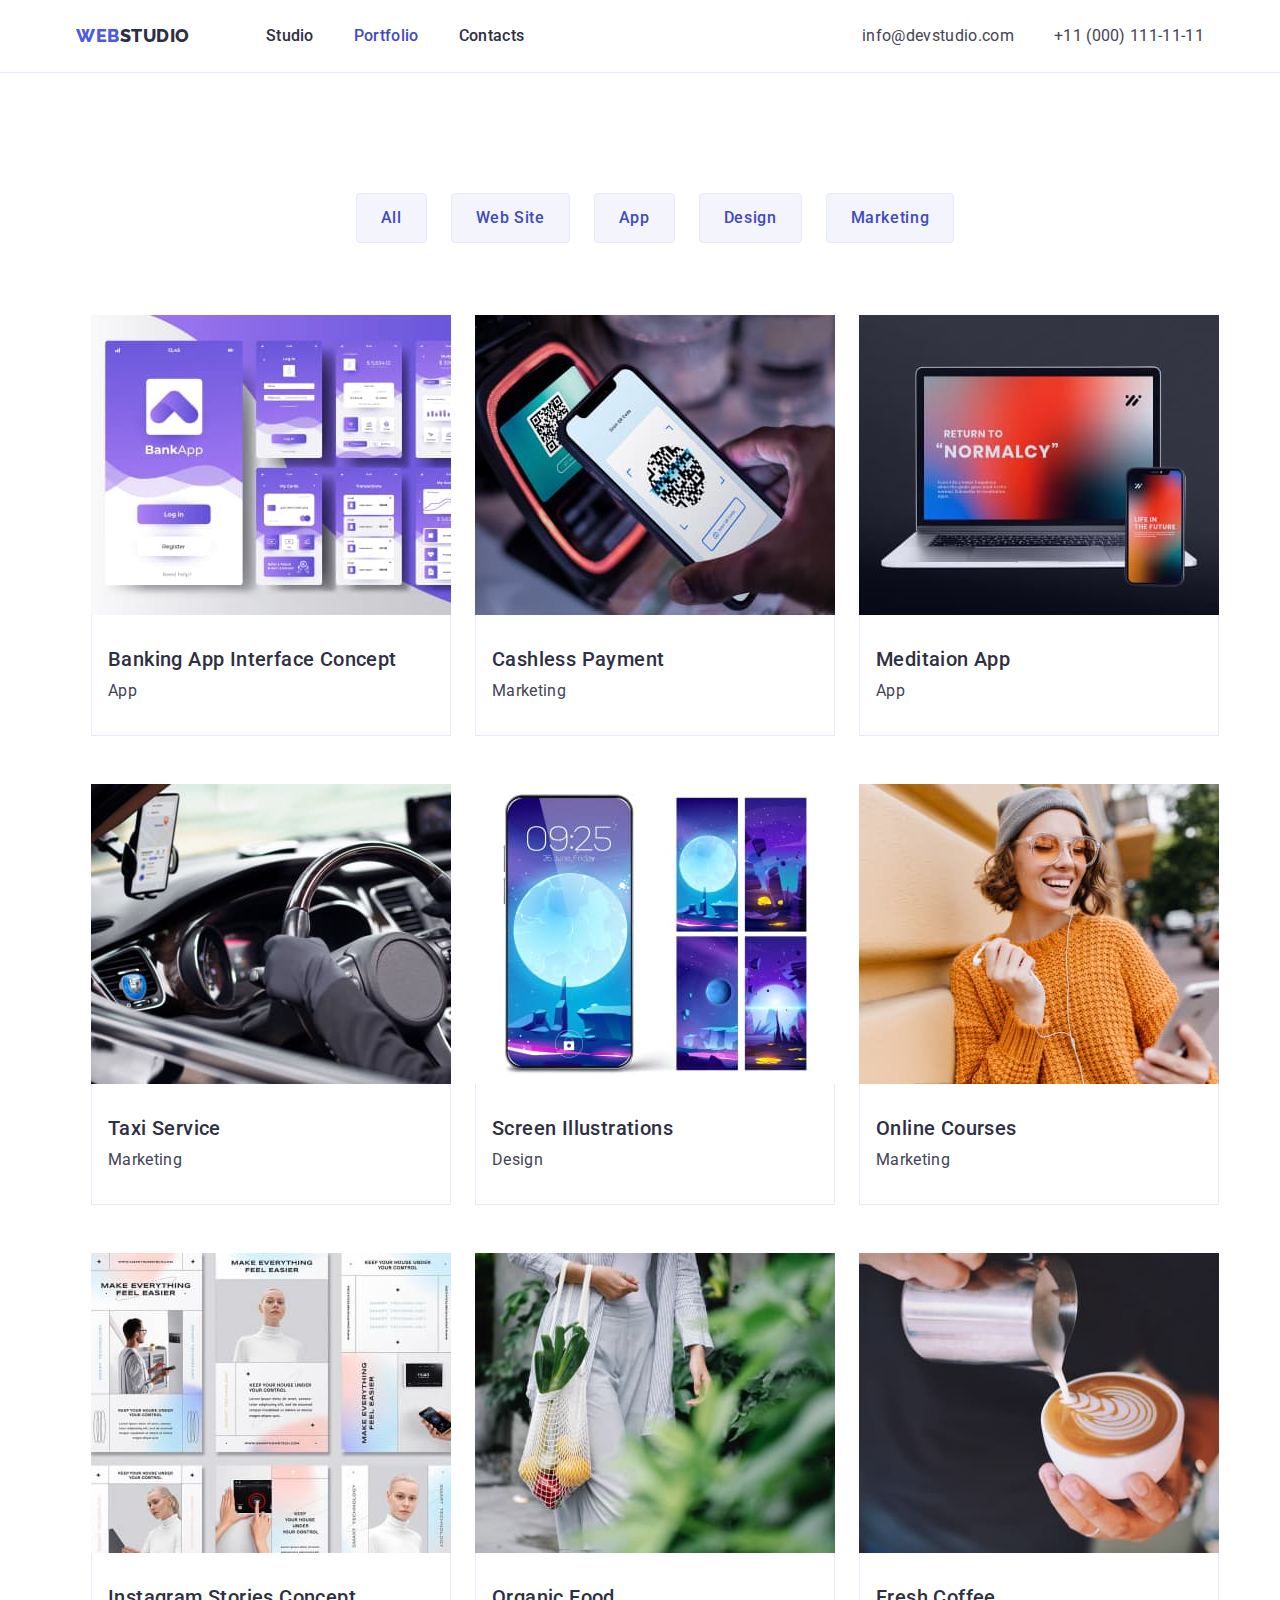
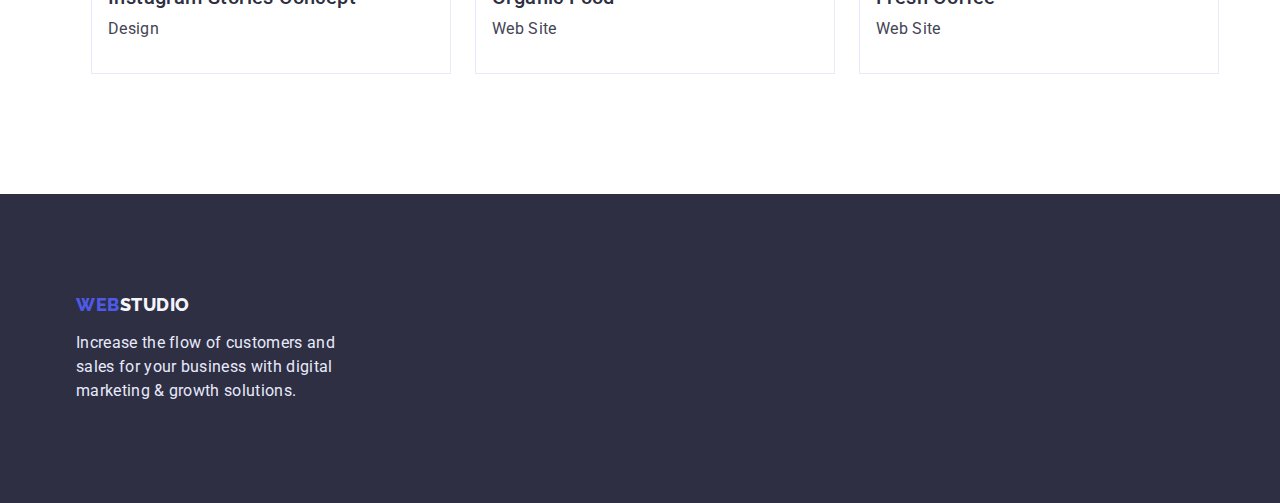
<file: portfolio.html>
<!DOCTYPE html>
<html lang="en">
  <head>
    <meta charset="UTF-8" />
    <meta http-equiv="X-UA-Compatible" content="IE=edge" />
    <meta name="viewport" content="width=device-width, initial-scale=1.0" />
    <title>Portfolio</title>
    <link
      href="https://fonts.googleapis.com/css2?family=Raleway:wght@800&family=Roboto:wght@400;500;700&display=swap"
      rel="stylesheet"
    />
    <link
      rel="stylesheet"
      href="https://cdn.jsdelivr.net/npm/modern-normalize@1.1.0/modern-normalize.min.css"
    />
    <link rel="stylesheet" href="./css/style.css" />
  </head>
  <body>
    <!-- header -->
    <header class="page-header portfolio-header">
      <div class="container page-header-container">
        <nav class="page-nav page-nav-container">
          <a class="link logo logo-header" href="./index.html"
            ><span class="logo-first">Web</span>studio</a
          >
          <ul class="menu list menu-nav-header">
            <li class="menu-item-header">
              <a class="menu-link link" href="./index.html">Studio</a>
            </li>
            <li class="menu-item-header">
              <a class="menu-link link current" href="">Portfolio</a>
            </li>
            <li class="menu-item-header">
              <a class="menu-link link" href="">Contacts</a>
            </li>
          </ul>
        </nav>
        <address class="kontackt">
          <ul class="list kontakt-header-kontainer">
            <li>
              <a class="imail link" href="mailto:info@devstudio.com"
                >info@devstudio.com</a
              >
            </li>
            <li>
              <a class="tel-nummer link" href="tel:+110001111111"
                >+11 (000) 111-11-11</a
              >
            </li>
          </ul>
        </address>
      </div>
    </header>
    <main>
      <!-- secttion-button -->
      <section class="section">
        <div class="container">
          <h1 hidden>Link-button</h1>
          <div class="container portfolio-container-btn-all">
            <ul class="list portfolio-container">
              <li class="portfolio-container-btn">
                <button class="btn btn-portfolio" type="button">All</button>
              </li>
              <li class="portfolio-container-btn">
                <button class="btn btn-portfolio" type="button">
                  Web Site
                </button>
              </li>
              <li class="portfolio-container-btn">
                <button class="btn btn-portfolio" type="button">App</button>
              </li>
              <li class="portfolio-container-btn">
                <button class="btn btn-portfolio" type="button">Design</button>
              </li>
              <li class="portfolio-container-btn">
                <button class="btn btn-portfolio" type="button">
                  Marketing
                </button>
              </li>
            </ul>
          </div>
          <div class="container portfolio-container-galery">
            <ul class="list portfolio-img-container">
              <li class="portfolio-img-cart">
                <img
                  class="img-card-content"
                  src="./images/images-portfolio/banking-app-interface-concept.jpg"
                  alt="banking software screenshot"
                  width="360"
                  height="300"
                />
                <div class="img-card-content-text">
                  <h2 class="title-card-content">
                    Banking App Interface Concept
                  </h2>
                  <p class="text-card-content">App</p>
                </div>
              </li>
              <li class="portfolio-img-cart">
                <img
                  class="img-card-content"
                  src="./images/images-portfolio/cashless-payment.jpg"
                  alt="phone reads the QR code"
                  width="360"
                  height="300"
                />
                <div class="img-card-content-text">
                  <h2 class="title-card-content">Cashless Payment</h2>
                  <p class="text-card-content">Marketing</p>
                </div>
              </li>
              <li class="portfolio-img-cart">
                <img
                  class="img-card-content"
                  src="./images/images-portfolio/meditaion-app.jpg"
                  alt="laptop"
                  width="360"
                  height="300"
                />
                <div class="img-card-content-text">
                  <h2 class="title-card-content">Meditaion App</h2>
                  <p class="text-card-content">App</p>
                </div>
              </li>
              <li class="portfolio-img-cart">
                <img
                  class="img-card-content"
                  src="./images/images-portfolio/taxi-service.jpg"
                  alt="drever at the wheel"
                  width="360"
                  height="300"
                />
                <div class="img-card-content-text">
                  <h2 class="title-card-content">Taxi Service</h2>
                  <p class="text-card-content">Marketing</p>
                </div>
              </li>
              <li class="portfolio-img-cart">
                <img
                  class="img-card-content"
                  src="./images/images-portfolio/screen-illustrations.jpg"
                  alt="phone home screensaver"
                  width="360"
                  height="300"
                />
                <div class="img-card-content-text">
                  <h2 class="title-card-content">Screen Illustrations</h2>
                  <p class="text-card-content">Design</p>
                </div>
              </li>
              <li class="portfolio-img-cart">
                <img
                  class="img-card-content"
                  src="./images/images-portfolio/online-courses.jpg"
                  alt="gerl with headphones"
                  width="360"
                  height="300"
                />
                <div class="img-card-content-text">
                  <h2 class="title-card-content">Online Courses</h2>
                  <p class="text-card-content">Marketing</p>
                </div>
              </li>
              <li class="portfolio-img-cart">
                <img
                  class="img-card-content"
                  src="./images/images-portfolio/instagram-stories-concept.jpg"
                  alt="pictures from Instagam"
                  width="360"
                  height="300"
                />
                <div class="img-card-content-text">
                  <h2 class="title-card-content">Instagram Stories Concept</h2>
                  <p class="text-card-content">Design</p>
                </div>
              </li>
              <li class="portfolio-img-cart">
                <img
                  class="img-card-content"
                  src="./images/images-portfolio/organic-food.jpg"
                  alt="woman with vegetables"
                  width="360"
                  height="300"
                />
                <div class="img-card-content-text">
                  <h2 class="title-card-content">Organic Food</h2>
                  <p class="text-card-content">Web Site</p>
                </div>
              </li>
              <li class="portfolio-img-cart">
                <img
                  class="img-card-content"
                  src="./images/images-portfolio/fresh-coffee.jpg"
                  alt="cup of coffee"
                  width="360"
                  height="300"
                />
                <div class="img-card-content-text">
                  <h2 class="title-card-content">Fresh Coffee</h2>
                  <p class="text-card-content">Web Site</p>
                </div>
              </li>
            </ul>
          </div>
        </div>
      </section>
    </main>
    <!-- footer -->
    <footer class="footer">
      <div class="container footer-container">
        <a class="link logo" href="./index.html"
          ><span class="logo-first">Web</span
          ><span class="logo-second">studio</span></a
        >

        <p class="text-footer">
          Increase the flow of customers and sales for your business with
          digital marketing & growth solutions.
        </p>
      </div>
    </footer>
  </body>
</html>
</file>
<file: css/style.css>
.list {
    list-style: none;
}

.link {
    text-decoration: none;
}

:root{
--primary-text-color: #2E2F42;
--secondary-text-color: #434455;
--link-active-text-color: #404BBF;
--button-background: #F4F4FD;
--footer-text-color: #E7E9FC;
--button-mein-background: #4D5AE5;
--mein-background: #FFFFFF;
}

body {
font-family: 'Roboto', sans-serif;
font-size: 16px;
background: var(--mein-background);
}

h1,
h2,
h3,
h4,
p {
        margin-top: 0;
        margin-bottom: 0;
}

ul {
        margin-top: 0;
        margin-bottom: 0;
        padding-left: 0;
}

img {
        display: block;
}

button {
        cursor: pointer;
}

.container {
        width: 1158px;
        margin-left: auto;
        margin-right: auto;
        padding: 0 15px;
}

/*======== components======== */
.logo {
    font-family: 'Raleway', sans-serif;
    font-weight: 800;
    font-size: 18px;
    line-height: 1.17;
    display: flex;
    align-items: center;
    letter-spacing: 0.03em;
    text-transform: uppercase;
    color: var(--primary-text-color);
}

.logo-first {
    color: var(--button-mein-background);
}



/*======== /components======== */
/*======== header======== */

.page-header-container,
.page-nav-container,
.menu-nav-header,
.kontakt-header-kontainer {
        display: flex;
        align-items: center;
}

.page-header {
        padding-top: 24px;
        padding-bottom: 24px;
}

.logo-header {
        margin-right: 76px;
}

.menu-item-header:not(:last-child) {
        margin-right: 40px;
}

.kontackt {
        margin-left: auto;
}

.tel-nummer {
        margin-left: 40px;
}

.menu-link {
font-weight: 500;
font-size: 16px;
line-height: 1.5;
letter-spacing: 0.02em;
color: var(--primary-text-color);
}

.imail,
.tel-nummer {
        font-size: 16px;
        font-style: normal;
        line-height: 1.5;
        letter-spacing: 0.02em;
        color: var(--secondary-text-color);
}

.menu-link:hover,
.menu-link:focus {
        color: var(--link-active-text-color);
}

.menu-nav-header .link.current {
color: var(--link-active-text-color);
}

.imail:hover,
.imail:focus,
.tel-nummer:hover,
.tel-nummer:focus {
    color: var(--link-active-text-color);
}

/*======== /header======== */

/*======== hero======== */


.main-title {
        color: var(--mein-background);
        font-weight: 700;
        font-size: 56px;
        line-height: 1.1;

        width: 494px;
        margin-left: auto;
        margin-right: auto;
        text-align: center;
}

.hero {
        background-color: var(--primary-text-color);
        padding-top: 188px;
        padding-bottom: 188px;
}
.btn {
    font-style: normal;
    font-weight: 500;
    font-size: 16px;
    line-height: 1.5;

    padding-top: 16px;
    padding-bottom: 16px;
    padding-left: 32px;
    padding-right: 32px;

    margin-left: auto;
    margin-right: auto;
    margin-top: 48px;

    display: flex;
    align-items: center;
    letter-spacing: 0.04em;

    border: none;
    border-radius: 4px;

    color: var(--mein-background);
    background: var(--button-mein-background);
}

.btn:hover
.btn:focus {
    background: var(--link-active-text-color);
}
/*======== /hero======== */
/*======== about======== */

.section {
      padding: 120px 0;
        
}

/* .content-container {
        padding-top: 120px;
        padding-bottom: 120px;
} */

.list-about-cotainer {
        display: flex;
        align-items: center;
}

.list-about:not(:last-child) {
        margin-right: 24px;
}



.title-about {
        font-weight: 500;
        font-size: 20px;
        line-height: 1.2;
        letter-spacing: 0.02em;
        color: var(--primary-text-color);
        margin-bottom: 8px;
}
.text {
        font-size: 16px;
        line-height: 1.5;
        letter-spacing: 0.02em;
        color: var(--secondary-text-color);      
}
/*======== /about======== */

/*======== product======== */

.container-product {
        padding-top: 0;
}

.list-product {
        display: flex;
        justify-content: center;
}
   
.menu-item:not(:last-child) {
        margin-right: 24px;
}

.title-section {
        font-weight: 700;
        font-size: 36px;
        line-height: 1.11;
        text-align: center;
        letter-spacing: 0.02em;
        text-transform: capitalize;
        color: var(--primary-text-color);
        margin-bottom: 72px;
}

.img-product {
    
        background: linear-gradient(0deg, rgba(77, 90, 229, 0.1), rgba(77, 90, 229, 0.1)), url(2368.jpg);
        background-blend-mode: soft-light, normal;
}
/*======== /product======== */

/*======== our team======== */

.our-team {
        background-color: var(--button-background);
}

.our-team-list {
        display: flex;
        justify-content: center;
}

.menu-item-team:not(:last-child) {
        margin-right: 24px;
}

.menu-item-team {
        background-color: var(--mein-background);
}

.name-team-profession {
       padding-top: 32px;
       padding-bottom: 32px; 
}

.name-team {
        font-weight: 500;
        font-size: 20px;
        line-height: 1.2;
        text-align: center;
        letter-spacing: 0.02em;
        color: var(--primary-text-color);
        margin-bottom: 8px;
}

.profession-team {
        font-size: 16px;
        line-height: 1.5;
        text-align: center;
        letter-spacing: 0.02em;
        color: var(--secondary-text-color);
}
/*======== /our team======== */

/*======== footer======== */

.footer {
        padding-top: 100px;
        padding-bottom: 100px;
        background: var(--primary-text-color);
}

.text-footer {
        font-size: 16px;
        line-height: 1.5;
        letter-spacing: 0.02em;
        color: var(--footer-text-color);
        width: 264px;
        margin-top: 16px;
}

.logo-second {
        color: var(--button-background);
}

/*======== /footer======== */

/* ========portfolio======== */

.portfolio-header {
        border-bottom: 1px solid var(--footer-text-color);
}



.btn-portfolio {
        border-radius: 4px;
        text-align: center;
        padding-top: 12px;
        padding-left: 24px;
        padding-bottom: 12px;
        padding-right: 24px;
        border: 1px solid var(--footer-text-color);
        color: var(--link-active-text-color);
        background-color: var(--button-background);
        margin-top: 0;

                font-family: inherit;
                font-weight: 500;
                font-size: 16px;
                line-height: 1.5;
                display: flex;
                align-items: center;
                text-align: center;
                letter-spacing: 0.04em;
}



.portfolio-container-btn:not(:last-child) {
        margin-right: 24px;
}

.btn-portfolio:hover,
.btn-portfolio:focus{
    background: var(--link-active-text-color);
    color: var(--mein-background);
}

/* ========/portfolio======== */

/* ========section-team-card======== */

.portfolio-container {
        display: flex;
        align-items: center;
        justify-content: center;
        margin-bottom: 72px;
}

.portfolio-img-container {
        display: flex;
        flex-wrap: wrap;
}

.portfolio-img-cart {
        width: 360px;
        background-color: var(--mein-background);
        margin-bottom: 48px;
        margin-right: 24px;
}

.portfolio-img-cart:nth-child(3n) {
        margin-right: 0;
}

.portfolio-img-cart:nth-last-child(-n+3) {
        margin-bottom: 0;
}

.img-card-content-text {
        border-left: 1px solid #E7E9FC;
        border-right: 1px solid #E7E9FC;
        border-bottom: 1px solid #E7E9FC;
        background-color: var(--mein-background);
        padding-top: 32px;
        padding-bottom: 32px;
        padding-left: 16px;
}


.title-card-content {
        font-weight: 500;
        font-size: 20px;
        line-height: 1.2;
        letter-spacing: 0.02em;
        margin-bottom: 8px;
        color: var(--primary-text-color)
}

.text-card-content {
        font-size: 16px;
        line-height: 1.5;
        letter-spacing: 0.02em;
        color: var(--secondary-text-color);
}


























/* ========section-team-card======== */
</file>
